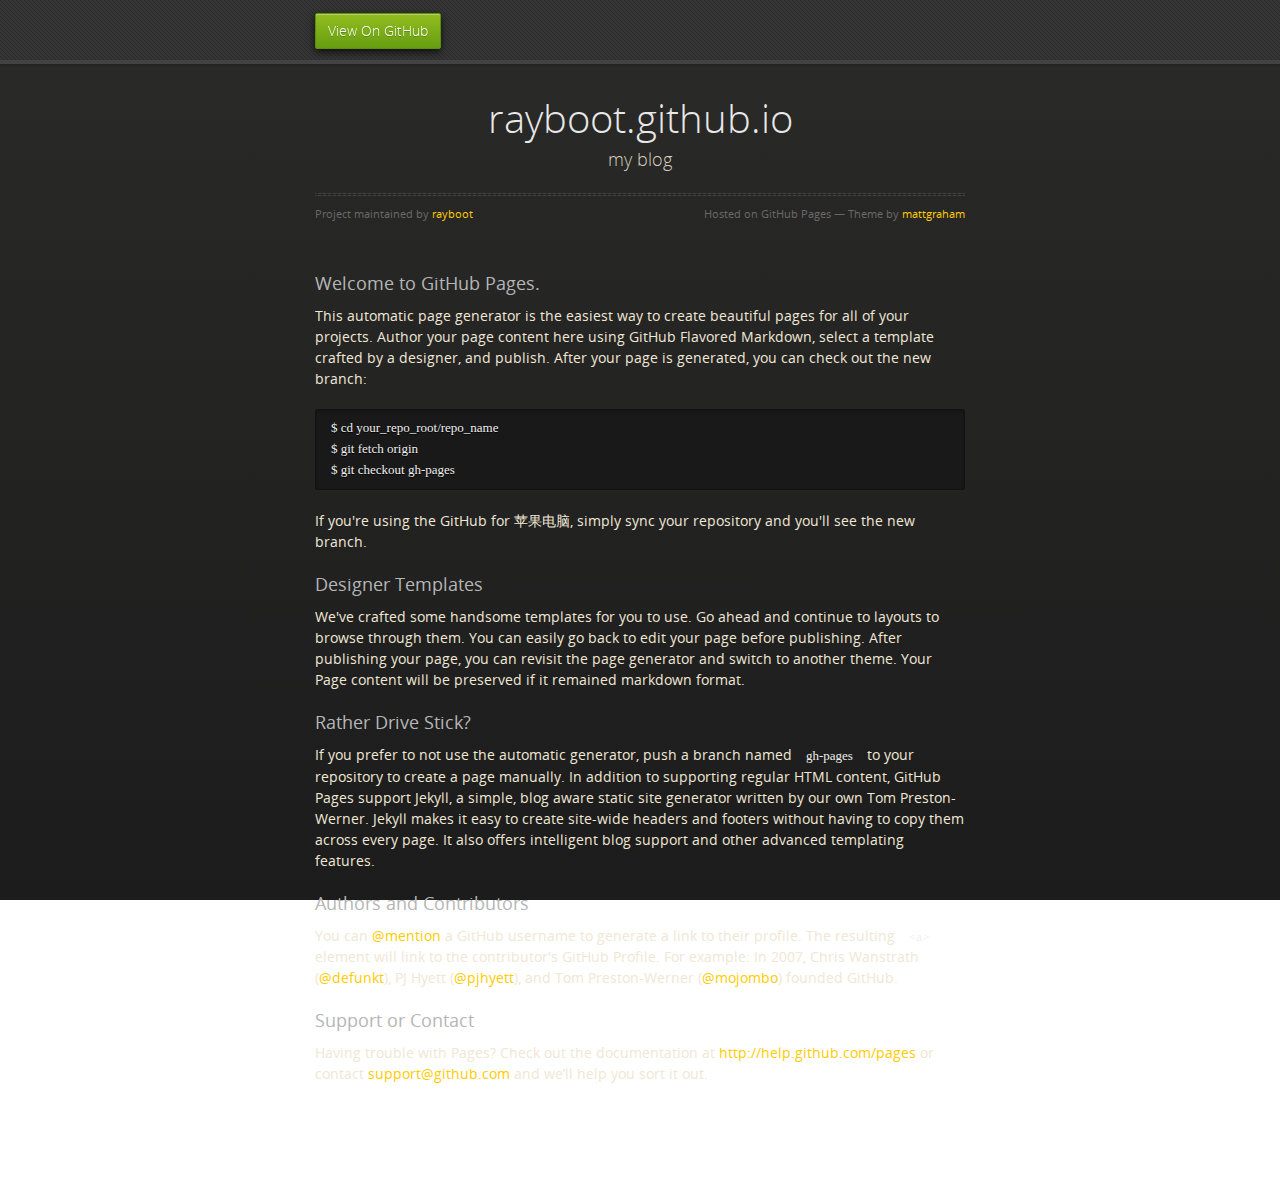
<file: index.html>
<!doctype html>
<html>
  <head>
    <meta charset="utf-8">
    <meta http-equiv="X-UA-Compatible" content="chrome=1">
    <title>rayboot.github.io by rayboot</title>
    <link rel="stylesheet" href="stylesheets/styles.css">
    <link rel="stylesheet" href="stylesheets/pygment_trac.css">
    <script src="https://ajax.googleapis.com/ajax/libs/jquery/1.7.1/jquery.min.js"></script>
    <script src="javascripts/respond.js"></script>
    <!--[if lt IE 9]>
      <script src="//html5shiv.googlecode.com/svn/trunk/html5.js"></script>
    <![endif]-->
    <!--[if lt IE 8]>
    <link rel="stylesheet" href="stylesheets/ie.css">
    <![endif]-->
    <meta name="viewport" content="width=device-width, initial-scale=1, user-scalable=no">

  </head>
  <body>
      <div id="header">
        <nav>
          <li class="fork"><a href="https://github.com/rayboot">View On GitHub</a></li>
        </nav>
      </div><!-- end header -->

    <div class="wrapper">

      <section>
        <div id="title">
          <h1>rayboot.github.io</h1>
          <p>my blog</p>
          <hr>
          <span class="credits left">Project maintained by <a href="https://github.com/rayboot">rayboot</a></span>
          <span class="credits right">Hosted on GitHub Pages &mdash; Theme by <a href="https://twitter.com/michigangraham">mattgraham</a></span>
        </div>

        <h3>
<a name="welcome-to-github-pages" class="anchor" href="#welcome-to-github-pages"><span class="octicon octicon-link"></span></a>Welcome to GitHub Pages.</h3>

<p>This automatic page generator is the easiest way to create beautiful pages for all of your projects. Author your page content here using GitHub Flavored Markdown, select a template crafted by a designer, and publish. After your page is generated, you can check out the new branch:</p>

<pre><code>$ cd your_repo_root/repo_name
$ git fetch origin
$ git checkout gh-pages
</code></pre>

<p>If you're using the GitHub for 苹果电脑, simply sync your repository and you'll see the new branch.</p>

<h3>
<a name="designer-templates" class="anchor" href="#designer-templates"><span class="octicon octicon-link"></span></a>Designer Templates</h3>

<p>We've crafted some handsome templates for you to use. Go ahead and continue to layouts to browse through them. You can easily go back to edit your page before publishing. After publishing your page, you can revisit the page generator and switch to another theme. Your Page content will be preserved if it remained markdown format.</p>

<h3>
<a name="rather-drive-stick" class="anchor" href="#rather-drive-stick"><span class="octicon octicon-link"></span></a>Rather Drive Stick?</h3>

<p>If you prefer to not use the automatic generator, push a branch named <code>gh-pages</code> to your repository to create a page manually. In addition to supporting regular HTML content, GitHub Pages support Jekyll, a simple, blog aware static site generator written by our own Tom Preston-Werner. Jekyll makes it easy to create site-wide headers and footers without having to copy them across every page. It also offers intelligent blog support and other advanced templating features.</p>

<h3>
<a name="authors-and-contributors" class="anchor" href="#authors-and-contributors"><span class="octicon octicon-link"></span></a>Authors and Contributors</h3>

<p>You can <a href="https://github.com/blog/821" class="user-mention">@mention</a> a GitHub username to generate a link to their profile. The resulting <code>&lt;a&gt;</code> element will link to the contributor's GitHub Profile. For example: In 2007, Chris Wanstrath (<a href="https://github.com/defunkt" class="user-mention">@defunkt</a>), PJ Hyett (<a href="https://github.com/pjhyett" class="user-mention">@pjhyett</a>), and Tom Preston-Werner (<a href="https://github.com/mojombo" class="user-mention">@mojombo</a>) founded GitHub.</p>

<h3>
<a name="support-or-contact" class="anchor" href="#support-or-contact"><span class="octicon octicon-link"></span></a>Support or Contact</h3>

<p>Having trouble with Pages? Check out the documentation at <a href="http://help.github.com/pages">http://help.github.com/pages</a> or contact <a href="mailto:support@github.com">support@github.com</a> and we’ll help you sort it out.</p>
      </section>

    </div>
    <!--[if !IE]><script>fixScale(document);</script><![endif]-->
    
  </body>
</html>
</file>
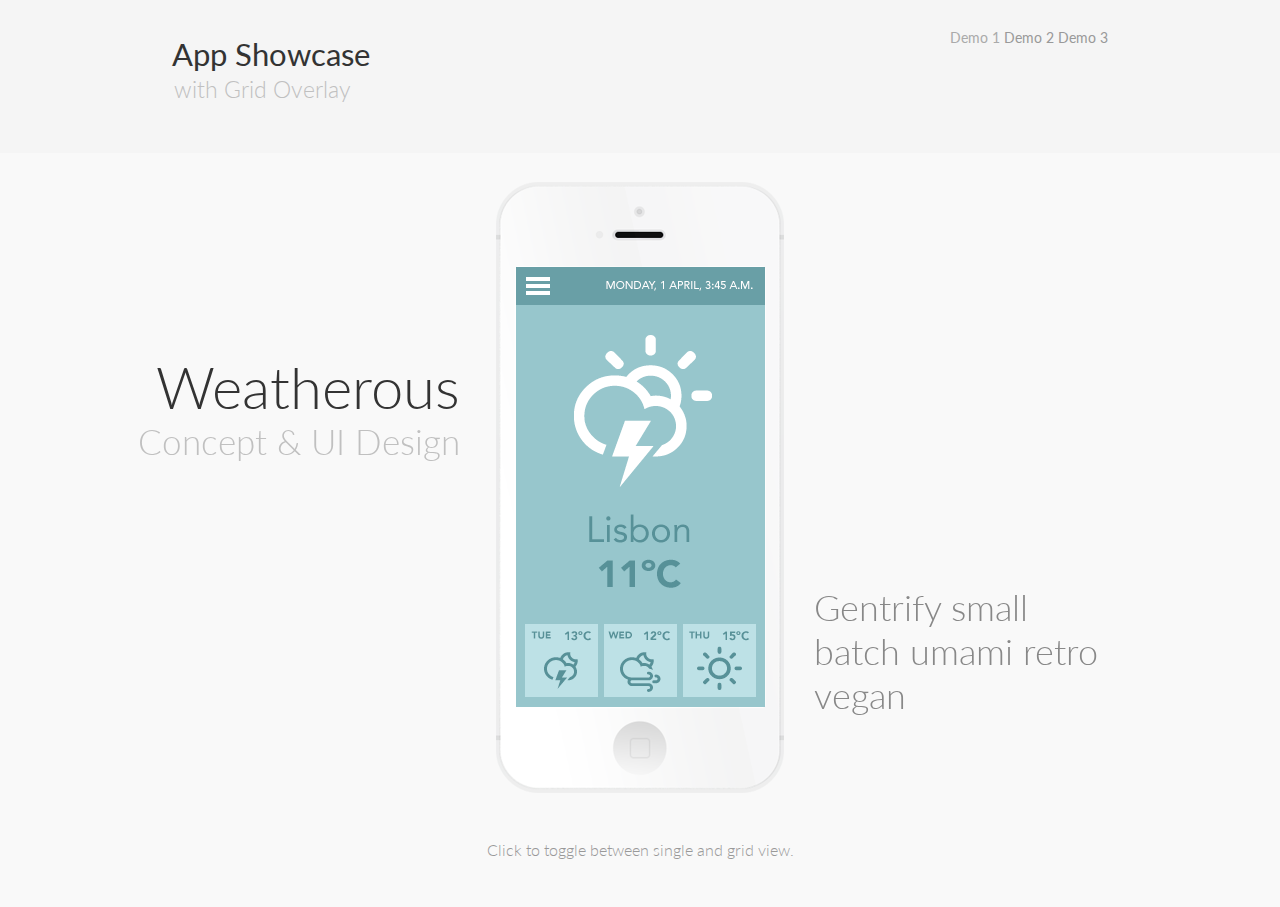
<file: AppShowcase/index.html>
<!DOCTYPE html>
<html lang="en">
	<head>
		<meta charset="UTF-8" />
		<meta http-equiv="X-UA-Compatible" content="IE=edge,chrome=1"> 
		<meta name="viewport" content="width=device-width, initial-scale=1.0"> 
		<title>App Showcase with Grid Overlay</title>
		<meta name="description" content="App Showcase with Grid Overlay" />
		<meta name="keywords" content="app, showcase, css transitions, perspective, 3d, grid, overlay, css3, jquery" />
		<meta name="author" content="Codrops" />
		<link rel="shortcut icon" href="../favicon.ico"> 
		<link rel="stylesheet" type="text/css" href="css/default.css" />
		<link rel="stylesheet" type="text/css" href="css/component.css" />
		<script src="js/modernizr.custom.js"></script>
	</head>
	<body>
		<div class="container">	
			<header class="clearfix">
				<div class="inner">
					<h1>App Showcase<span>with Grid Overlay</span></h1>
					<nav class="codrops-demos">
						<a class="current-demo" href="index.html">Demo 1</a>
						<a href="index2.html">Demo 2</a>
						<a href="index3.html">Demo 3</a>
					</nav>
				</div>
			</header>
			<div class="main">
				<div id="ac-wrapper" class="ac-wrapper">
					<h2>Weatherous <span>Concept &amp; UI Design</span></h2>
					<div class="ac-device">
						<a href="#"><img src="images/screen1.jpg"/></a>
						<h3 class="ac-title">Gentrify small batch umami retro vegan</h3>
					</div>
					<div class="ac-grid">
						<a href="#"><img src="images/screen1.jpg"/><span>Gentrify small batch umami retro vegan</span></a>
						<a href="#"><img src="images/screen2.jpg"/><span>Chambray squid semiotics</span></a>
						<a href="#"><img src="images/screen3.jpg"/><span>Fashion axe blue bottle</span></a>
						<a href="#"><img src="images/screen4.jpg"/><span>Photo booth single-origin coffee</span></a>
						<a href="#"><img src="images/screen5.jpg"/><span>Flexitarian synth keytar blog master</span></a>
						<a href="#"><img src="images/screen6.jpg"/><span>Next level retro flexitarian freegan</span></a>
						<a href="#"><img src="images/screen7.jpg"/><span>Pour-over superious meggings terry</span></a>
						<a href="#"><img src="images/screen8.jpg"/><span>Seitan william vinyl chillwave</span></a>
					</div>
				</div>	
				<p>Click to toggle between single and grid view.</p>			
			</div>
		</div><!-- /container -->
		<script src="https://ajax.googleapis.com/ajax/libs/jquery/1.9.1/jquery.min.js"></script>
		<script src="js/appshowcase.js"></script>
		<script>
			$(function() {
				AppShowcase.init();
			});
		</script>
	</body>
</html>
</file>
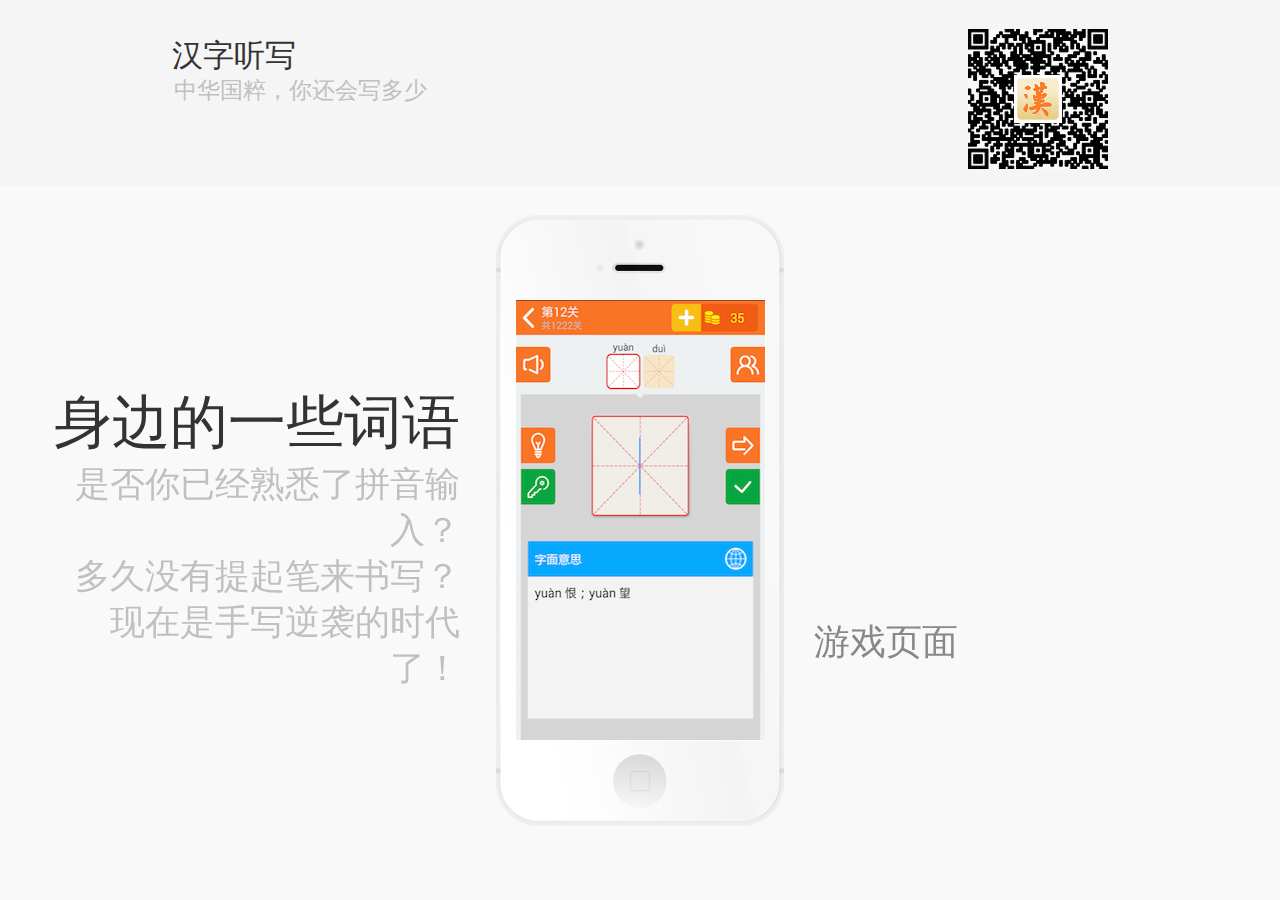
<file: AppShowcase/hanzi.html>
<!DOCTYPE html>
<html lang="en" class=" js csstransitions"><head>
		<meta charset="UTF-8">
		<meta http-equiv="X-UA-Compatible" content="IE=edge,chrome=1"> 
		<meta name="viewport" content="width=device-width, initial-scale=1.0"> 
		<title>汉字听写，中华国粹，你还会写多少？</title>
		<meta name="description" content="App Showcase with Grid Overlay">
		<meta name="keywords" content="app, showcase, css transitions, perspective, 3d, grid, overlay, css3, jquery">
		<meta name="author" content="Codrops">
		<link rel="shortcut icon" href="images/hanzi.ico"> 
		<link rel="stylesheet" type="text/css" href="css/default.css">
		<link rel="stylesheet" type="text/css" href="css/component2.css">
		<script src="js/modernizr.custom.js"></script>
	</head>
	<body>
		<div class="container">	
			
			
			<header class="clearfix">
				<div class="inner">
					<h1>汉字听写<span>中华国粹，你还会写多少</span></h1>
					<nav class="codrops-demos">
						<a href="http://apkc.mumayi.com/2014/04/17/60/600267/hanzitingxie_V3.0_mumayi_62a03.apk">
							<img src="images/erwei.png" />
						</a>
					</nav>
				</div>
			</header>
			<div class="main">
				<div id="ac-wrapper" class="ac-wrapper">
					<h2>身边的一些词语<span>是否你已经熟悉了拼音输入？</span><span>多久没有提起笔来书写？</span><span>现在是手写逆袭的时代了！</span></h2>
					<div class="ac-device">
						<a href="#"><img src="images/screen3.png"></a>
						<h3 class="ac-title"> 游戏页面</h3>
					</div>
					<div class="ac-grid">
						<a href="#"><img src="images/screen1.png"><span>加载页</span></a>
						<a href="#"><img src="images/screen2.png"><span>首页</span></a>
						<a href="#"><img src="images/screen3.png"><span>游戏页面</span></a>
						<a href="#"><img src="images/screen4.png"><span>关于感谢</span></a>
					</div>
				</div>			
			</div>
		</div><!-- /container -->
		<script src="https://ajax.googleapis.com/ajax/libs/jquery/1.9.1/jquery.min.js"></script>
		<script src="js/appshowcase.js"></script>
		<script>
			$(function() {
				AppShowcase.init();
			});
		</script>
	
</body>
</html>
</file>
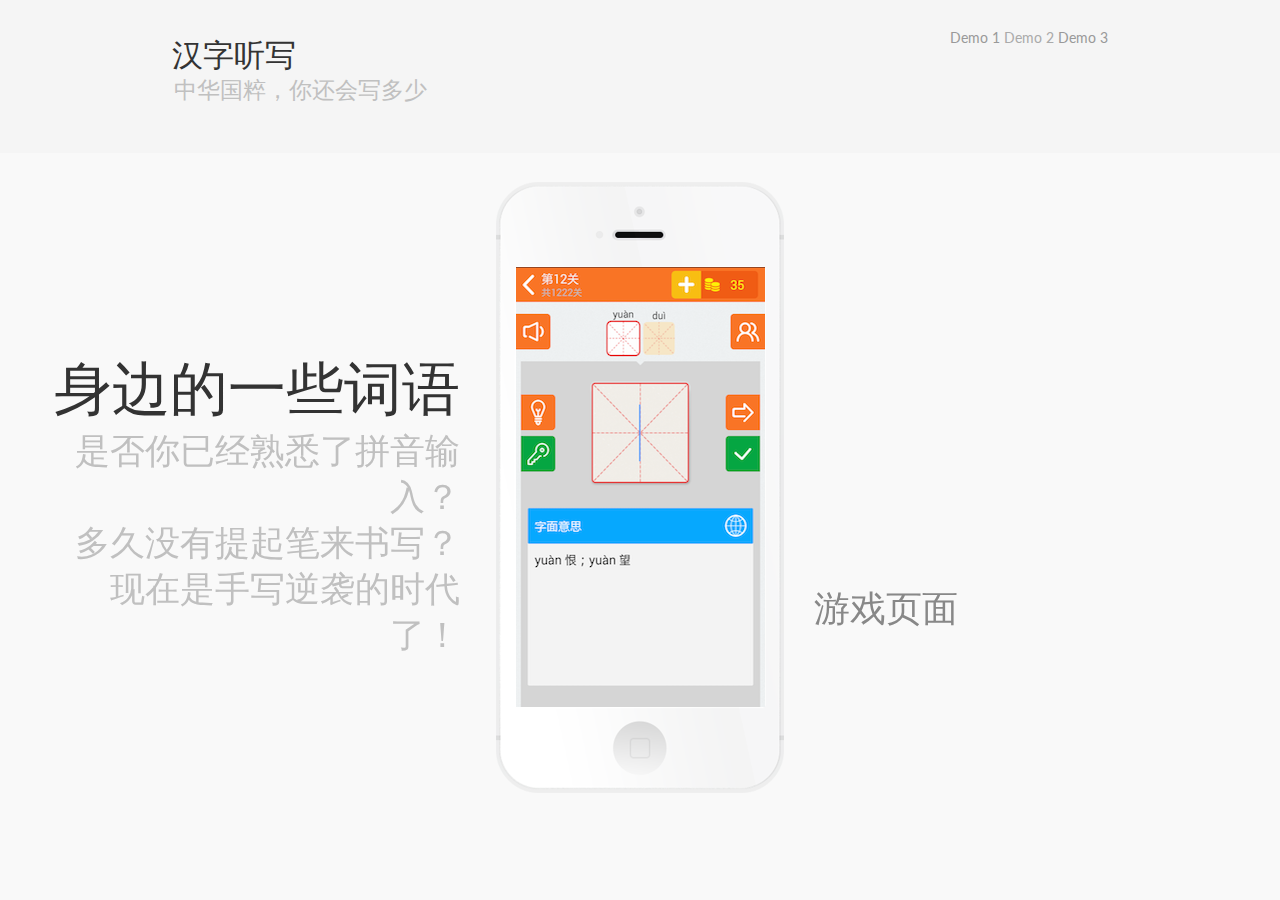
<file: AppShowcase/index2.html>
<!DOCTYPE html>
<html lang="en" class=" js csstransitions"><head>
		<meta charset="UTF-8">
		<meta http-equiv="X-UA-Compatible" content="IE=edge,chrome=1"> 
		<meta name="viewport" content="width=device-width, initial-scale=1.0"> 
		<title>App Showcase with Grid Overlay</title>
		<meta name="description" content="App Showcase with Grid Overlay">
		<meta name="keywords" content="app, showcase, css transitions, perspective, 3d, grid, overlay, css3, jquery">
		<meta name="author" content="Codrops">
		<link rel="shortcut icon" href="../favicon.ico"> 
		<link rel="stylesheet" type="text/css" href="css/default.css">
		<link rel="stylesheet" type="text/css" href="css/component2.css">
		<script src="js/modernizr.custom.js"></script>
	</head>
	<body>
		<div class="container">	
			
			
			<header class="clearfix">
				<div class="inner">
					<h1>汉字听写<span>中华国粹，你还会写多少</span></h1>
					<nav class="codrops-demos">
						<a href="index.html">Demo 1</a>
						<a class="current-demo" href="index2.html">Demo 2</a>
						<a href="index3.html">Demo 3</a>
					</nav>
				</div>
			</header>
			<div class="main">
				<div id="ac-wrapper" class="ac-wrapper">
					<h2>身边的一些词语<span>是否你已经熟悉了拼音输入？</span><span>多久没有提起笔来书写？</span><span>现在是手写逆袭的时代了！</span></h2>
					<div class="ac-device">
						<a href="#"><img src="images/screen3.png"></a>
						<h3 class="ac-title"> 游戏页面</h3>
					</div>
					<div class="ac-grid">
						<a href="#"><img src="images/screen1.png"><span>加载页</span></a>
						<a href="#"><img src="images/screen2.png"><span>首页</span></a>
						<a href="#"><img src="images/screen3.png"><span>游戏页面</span></a>
						<a href="#"><img src="images/screen4.png"><span>关于感谢</span></a>
					</div>
				</div>			
			</div>
		</div><!-- /container -->
		<script src="https://ajax.googleapis.com/ajax/libs/jquery/1.9.1/jquery.min.js"></script>
		<script src="js/appshowcase.js"></script>
		<script>
			$(function() {
				AppShowcase.init();
			});
		</script>
	
</body>
</html>
</file>
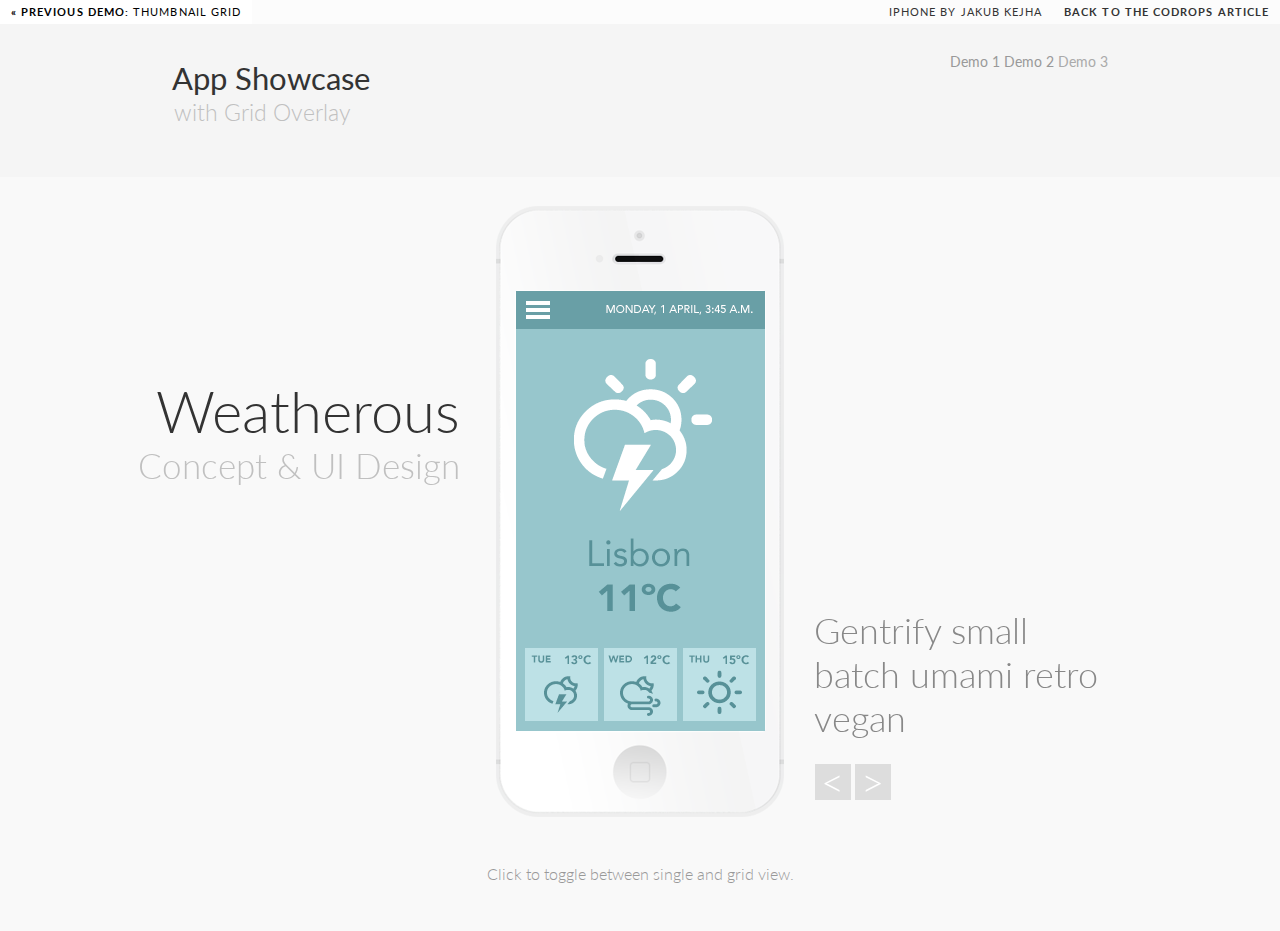
<file: AppShowcase/index3.html>
<!DOCTYPE html>
<html lang="en">
	<head>
		<meta charset="UTF-8" />
		<meta http-equiv="X-UA-Compatible" content="IE=edge,chrome=1"> 
		<meta name="viewport" content="width=device-width, initial-scale=1.0"> 
		<title>App Showcase with Grid Overlay</title>
		<meta name="description" content="App Showcase with Grid Overlay" />
		<meta name="keywords" content="app, showcase, css transitions, perspective, 3d, grid, overlay, css3, jquery" />
		<meta name="author" content="Codrops" />
		<link rel="shortcut icon" href="../favicon.ico"> 
		<link rel="stylesheet" type="text/css" href="css/default.css" />
		<link rel="stylesheet" type="text/css" href="css/component3.css" />
		<script src="js/modernizr.custom.js"></script>
	</head>
	<body>
		<div class="container">	
			<!-- Codrops top bar -->
			<div class="codrops-top clearfix">
				<a href="http://tympanus.net/Tutorials/ThumbnailGridExpandingPreview/"><strong>&laquo; Previous Demo: </strong>Thumbnail Grid</a>
				<span class="right">
					<a href="http://dribbble.com/shots/990850-Minimal-iPhone-5-PSD-Free-Template-Updated">iPhone by Jakub Kejha</a>
					<a href="http://tympanus.net/codrops/?p=14621"><strong>Back to the Codrops Article</strong></a></span>
			</div><!--/ Codrops top bar -->
			<header class="clearfix">
				<div class="inner">
					<h1>App Showcase<span>with Grid Overlay</span></h1>
					<nav class="codrops-demos">
						<a href="index.html">Demo 1</a>
						<a href="index2.html">Demo 2</a>
						<a class="current-demo" href="index3.html">Demo 3</a>
					</nav>
				</div>
			</header>
			<div class="main">
				<div id="ac-wrapper" class="ac-wrapper">
					<h2>Weatherous <span>Concept &amp; UI Design</span></h2>
					<div class="ac-device">
						<a href="#"><img src="images/screen1.jpg"/></a>
						<h3 class="ac-title">Gentrify small batch umami retro vegan</h3>
						<nav>
							<span>&lt;</span>
							<span>&gt;</span>
						</nav>
					</div>
					<div class="ac-grid">
						<a href="#"><img src="images/screen1.jpg"/><span>Gentrify small batch umami retro vegan</span></a>
						<a href="#"><img src="images/screen2.jpg"/><span>Chambray squid semiotics</span></a>
						<a href="#"><img src="images/screen3.jpg"/><span>Fashion axe blue bottle</span></a>
						<a href="#"><img src="images/screen4.jpg"/><span>Photo booth single-origin coffee</span></a>
						<a href="#"><img src="images/screen5.jpg"/><span>Flexitarian synth keytar blog master</span></a>
						<a href="#"><img src="images/screen6.jpg"/><span>Next level retro flexitarian freegan</span></a>
						<a href="#"><img src="images/screen7.jpg"/><span>Pour-over superious meggings terry</span></a>
						<a href="#"><img src="images/screen8.jpg"/><span>Seitan william vinyl chillwave</span></a>
					</div>
				</div>	
				<p>Click to toggle between single and grid view.</p>			
			</div>
		</div><!-- /container -->
		<script src="https://ajax.googleapis.com/ajax/libs/jquery/1.9.1/jquery.min.js"></script>
		<script src="js/appshowcase_3.js"></script>
		<script>
			$(function() {
				AppShowcase.init();
			});
		</script>
	</body>
</html>
</file>
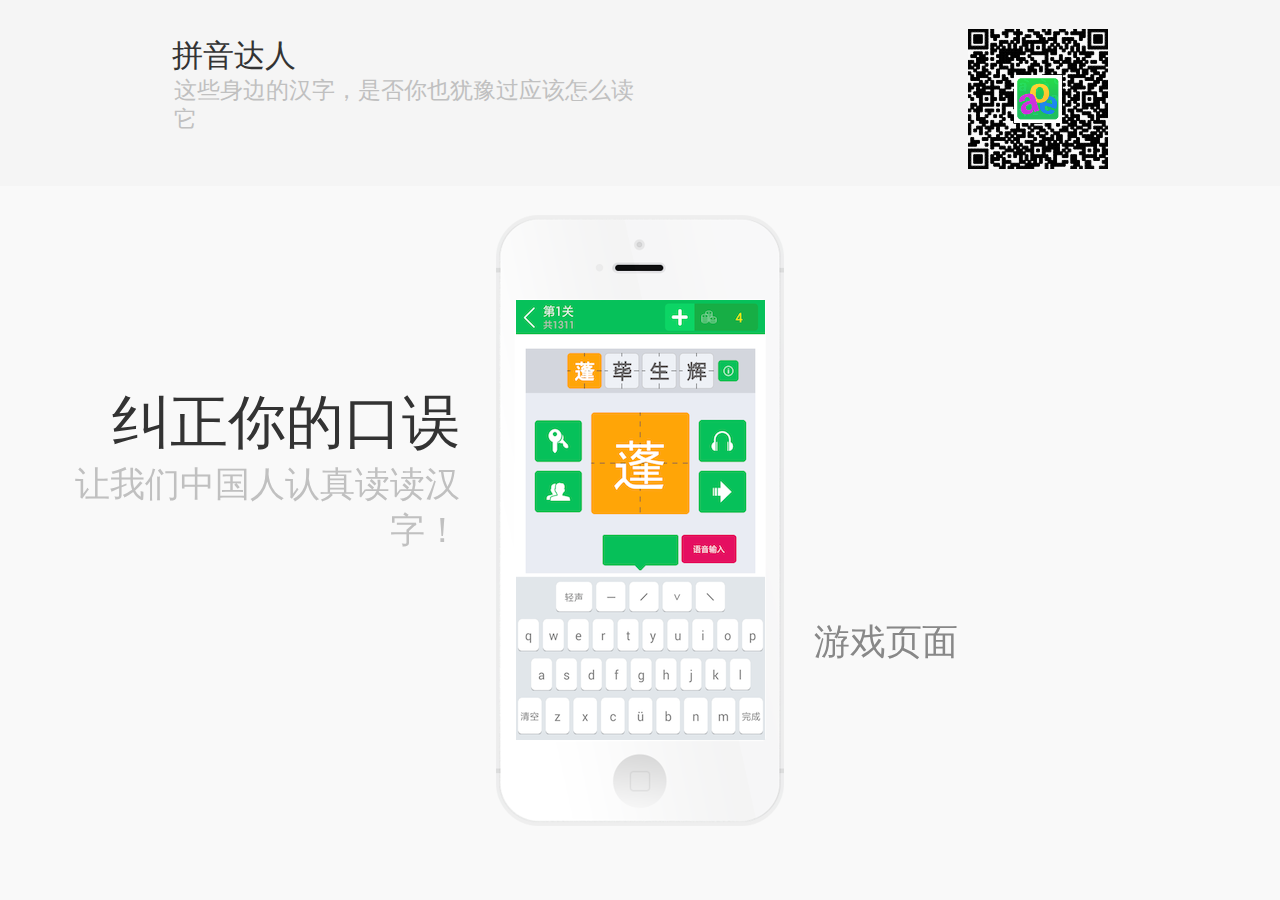
<file: AppShowcase/pinyin.html>
<!DOCTYPE html>
<html lang="en" class=" js csstransitions"><head>
		<meta charset="UTF-8">
		<meta http-equiv="X-UA-Compatible" content="IE=edge,chrome=1"> 
		<meta name="viewport" content="width=device-width, initial-scale=1.0"> 
		<title>拼音达人</title>
		<meta name="description" content="App Showcase with Grid Overlay">
		<meta name="keywords" content="app, showcase, css transitions, perspective, 3d, grid, overlay, css3, jquery">
		<meta name="author" content="Codrops">
		<link rel="shortcut icon" href="images/pinyin.ico"> 
		<link rel="stylesheet" type="text/css" href="css/default.css">
		<link rel="stylesheet" type="text/css" href="css/component2.css">
		<script src="js/modernizr.custom.js"></script>
	</head>
	<body>
		<div class="container">	
			
			
			<header class="clearfix">
				<div class="inner">
					<h1>拼音达人<span>这些身边的汉字，是否你也犹豫过应该怎么读它</span></h1>
					<nav class="codrops-demos">
						<a href="http://apka.mumayi.com/2014/04/17/60/600312/pinyindaren_V2.9_mumayi_bd985.apk">
							<img src="images/erwei2.png" />
						</a>
					</nav>
				</div>
			</header>
			<div class="main">
				<div id="ac-wrapper" class="ac-wrapper">
					<h2>纠正你的口误<span></span><span>让我们中国人认真读读汉字！</span></h2>
					<div class="ac-device">
						<a href="#"><img src="images/screen6.png"></a>
						<h3 class="ac-title"> 游戏页面</h3>
					</div>
					<div class="ac-grid">
						<a href="#"><img src="images/screen5.png"><span>首页</span></a>
						<a href="#"><img src="images/screen6.png"><span>游戏页面</span></a>
						<a href="#"><img src="images/screen7.png"><span>历史数据</span></a>
						<a href="#"><img src="images/screen8.png"><span>关于感谢</span></a>
					</div>
				</div>			
			</div>
		</div><!-- /container -->
		<script src="https://ajax.googleapis.com/ajax/libs/jquery/1.9.1/jquery.min.js"></script>
		<script src="js/appshowcase.js"></script>
		<script>
			$(function() {
				AppShowcase.init();
			});
		</script>
	
</body>
</html>
</file>
<file: stylesheets/styles.css>
@font-face {
  font-family: 'OpenSansLight';
  src: url("../fonts/OpenSans-Light-webfont.eot");
  src: url("../fonts/OpenSans-Light-webfont.eot?#iefix") format("embedded-opentype"), url("../fonts/OpenSans-Light-webfont.woff") format("woff"), url("../fonts/OpenSans-Light-webfont.ttf") format("truetype"), url("../fonts/OpenSans-Light-webfont.svg#OpenSansLight") format("svg");
  font-weight: normal;
  font-style: normal;
}

@font-face {
  font-family: 'OpenSansLightItalic';
  src: url("../fonts/OpenSans-LightItalic-webfont.eot");
  src: url("../fonts/OpenSans-LightItalic-webfont.eot?#iefix") format("embedded-opentype"), url("../fonts/OpenSans-LightItalic-webfont.woff") format("woff"), url("../fonts/OpenSans-LightItalic-webfont.ttf") format("truetype"), url("../fonts/OpenSans-LightItalic-webfont.svg#OpenSansLightItalic") format("svg");
  font-weight: normal;
  font-style: normal;
}

@font-face {
  font-family: 'OpenSansRegular';
  src: url("../fonts/OpenSans-Regular-webfont.eot");
  src: url("../fonts/OpenSans-Regular-webfont.eot?#iefix") format("embedded-opentype"), url("../fonts/OpenSans-Regular-webfont.woff") format("woff"), url("../fonts/OpenSans-Regular-webfont.ttf") format("truetype"), url("../fonts/OpenSans-Regular-webfont.svg#OpenSansRegular") format("svg");
  font-weight: normal;
  font-style: normal;
  -webkit-font-smoothing: antialiased;
}

@font-face {
  font-family: 'OpenSansItalic';
  src: url("../fonts/OpenSans-Italic-webfont.eot");
  src: url("../fonts/OpenSans-Italic-webfont.eot?#iefix") format("embedded-opentype"), url("../fonts/OpenSans-Italic-webfont.woff") format("woff"), url("../fonts/OpenSans-Italic-webfont.ttf") format("truetype"), url("../fonts/OpenSans-Italic-webfont.svg#OpenSansItalic") format("svg");
  font-weight: normal;
  font-style: normal;
  -webkit-font-smoothing: antialiased;
}

@font-face {
  font-family: 'OpenSansSemibold';
  src: url("../fonts/OpenSans-Semibold-webfont.eot");
  src: url("../fonts/OpenSans-Semibold-webfont.eot?#iefix") format("embedded-opentype"), url("../fonts/OpenSans-Semibold-webfont.woff") format("woff"), url("../fonts/OpenSans-Semibold-webfont.ttf") format("truetype"), url("../fonts/OpenSans-Semibold-webfont.svg#OpenSansSemibold") format("svg");
  font-weight: normal;
  font-style: normal;
  -webkit-font-smoothing: antialiased;
}

@font-face {
  font-family: 'OpenSansSemiboldItalic';
  src: url("../fonts/OpenSans-SemiboldItalic-webfont.eot");
  src: url("../fonts/OpenSans-SemiboldItalic-webfont.eot?#iefix") format("embedded-opentype"), url("../fonts/OpenSans-SemiboldItalic-webfont.woff") format("woff"), url("../fonts/OpenSans-SemiboldItalic-webfont.ttf") format("truetype"), url("../fonts/OpenSans-SemiboldItalic-webfont.svg#OpenSansSemiboldItalic") format("svg");
  font-weight: normal;
  font-style: normal;
  -webkit-font-smoothing: antialiased;
}

@font-face {
  font-family: 'OpenSansBold';
  src: url("../fonts/OpenSans-Bold-webfont.eot");
  src: url("../fonts/OpenSans-Bold-webfont.eot?#iefix") format("embedded-opentype"), url("../fonts/OpenSans-Bold-webfont.woff") format("woff"), url("../fonts/OpenSans-Bold-webfont.ttf") format("truetype"), url("../fonts/OpenSans-Bold-webfont.svg#OpenSansBold") format("svg");
  font-weight: normal;
  font-style: normal;
  -webkit-font-smoothing: antialiased;
}

@font-face {
  font-family: 'OpenSansBoldItalic';
  src: url("../fonts/OpenSans-BoldItalic-webfont.eot");
  src: url("../fonts/OpenSans-BoldItalic-webfont.eot?#iefix") format("embedded-opentype"), url("../fonts/OpenSans-BoldItalic-webfont.woff") format("woff"), url("../fonts/OpenSans-BoldItalic-webfont.ttf") format("truetype"), url("../fonts/OpenSans-BoldItalic-webfont.svg#OpenSansBoldItalic") format("svg");
  font-weight: normal;
  font-style: normal;
  -webkit-font-smoothing: antialiased;
}

/* normalize.css 2012-02-07T12:37 UTC - http://github.com/necolas/normalize.css */
/* =============================================================================
   HTML5 display definitions
   ========================================================================== */
/*
 * Corrects block display not defined in IE6/7/8/9 & FF3
 */
article,
aside,
details,
figcaption,
figure,
footer,
header,
hgroup,
nav,
section,
summary {
  display: block;
}

/*
 * Corrects inline-block display not defined in IE6/7/8/9 & FF3
 */
audio,
canvas,
video {
  display: inline-block;
  *display: inline;
  *zoom: 1;
}

/*
 * Prevents modern browsers from displaying 'audio' without controls
 */
audio:not([controls]) {
  display: none;
}

/*
 * Addresses styling for 'hidden' attribute not present in IE7/8/9, FF3, S4
 * Known issue: no IE6 support
 */
[hidden] {
  display: none;
}

/* =============================================================================
   Base
   ========================================================================== */
/*
 * 1. Corrects text resizing oddly in IE6/7 when body font-size is set using em units
 *    http://clagnut.com/blog/348/#c790
 * 2. Prevents iOS text size adjust after orientation change, without disabling user zoom
 *    www.456bereastreet.com/archive/201012/controlling_text_size_in_safari_for_ios_without_disabling_user_zoom/
 */
html {
  font-size: 100%;
  /* 1 */
  -webkit-text-size-adjust: 100%;
  /* 2 */
  -ms-text-size-adjust: 100%;
  /* 2 */
}

/*
 * Addresses font-family inconsistency between 'textarea' and other form elements.
 */
html,
button,
input,
select,
textarea {
  font-family: sans-serif;
}

/*
 * Addresses margins handled incorrectly in IE6/7
 */
body {
  margin: 0;
}

/* =============================================================================
   Links
   ========================================================================== */
/*
 * Addresses outline displayed oddly in Chrome
 */
a:focus {
  outline: thin dotted;
}

/*
 * Improves readability when focused and also mouse hovered in all browsers
 * people.opera.com/patrickl/experiments/keyboard/test
 */
a:hover,
a:active {
  outline: 0;
}

/* =============================================================================
   Typography
   ========================================================================== */
/*
 * Addresses font sizes and margins set differently in IE6/7
 * Addresses font sizes within 'section' and 'article' in FF4+, Chrome, S5
 */
h1 {
  font-size: 2em;
  margin: 0.67em 0;
}

h2 {
  font-size: 1.5em;
  margin: 0.83em 0;
}

h3 {
  font-size: 1.17em;
  margin: 1em 0;
}

h4 {
  font-size: 1em;
  margin: 1.33em 0;
}

h5 {
  font-size: 0.83em;
  margin: 1.67em 0;
}

h6 {
  font-size: 0.75em;
  margin: 2.33em 0;
}

/*
 * Addresses styling not present in IE7/8/9, S5, Chrome
 */
abbr[title] {
  border-bottom: 1px dotted;
}

/*
 * Addresses style set to 'bolder' in FF3+, S4/5, Chrome
*/
b,
strong {
  font-weight: bold;
}

blockquote {
  margin: 1em 40px;
}

/*
 * Addresses styling not present in S5, Chrome
 */
dfn {
  font-style: italic;
}

/*
 * Addresses styling not present in IE6/7/8/9
 */
mark {
  background: #ff0;
  color: #000;
}

/*
 * Addresses margins set differently in IE6/7
 */
p,
pre {
  margin: 1em 0;
}

/*
 * Corrects font family set oddly in IE6, S4/5, Chrome
 * en.wikipedia.org/wiki/User:Davidgothberg/Test59
 */
pre,
code,
kbd,
samp {
  font-family: monospace, serif;
  _font-family: 'courier new', monospace;
  font-size: 1em;
}

/*
 * 1. Addresses CSS quotes not supported in IE6/7
 * 2. Addresses quote property not supported in S4
 */
/* 1 */
q {
  quotes: none;
}

/* 2 */
q:before,
q:after {
  content: '';
  content: none;
}

small {
  font-size: 75%;
}

/*
 * Prevents sub and sup affecting line-height in all browsers
 * gist.github.com/413930
 */
sub,
sup {
  font-size: 75%;
  line-height: 0;
  position: relative;
  vertical-align: baseline;
}

sup {
  top: -0.5em;
}

sub {
  bottom: -0.25em;
}

/* =============================================================================
   Lists
   ========================================================================== */
/*
 * Addresses margins set differently in IE6/7
 */
dl,
menu,
ol,
ul {
  margin: 1em 0;
}

dd {
  margin: 0 0 0 40px;
}

/*
 * Addresses paddings set differently in IE6/7
 */
menu,
ol,
ul {
  padding: 0 0 0 40px;
}

/*
 * Corrects list images handled incorrectly in IE7
 */
nav ul,
nav ol {
  list-style: none;
  list-style-image: none;
}

/* =============================================================================
   Embedded content
   ========================================================================== */
/*
 * 1. Removes border when inside 'a' element in IE6/7/8/9, FF3
 * 2. Improves image quality when scaled in IE7
 *    code.flickr.com/blog/2008/11/12/on-ui-quality-the-little-things-client-side-image-resizing/
 */
img {
  border: 0;
  /* 1 */
  -ms-interpolation-mode: bicubic;
  /* 2 */
}

/*
 * Corrects overflow displayed oddly in IE9
 */
svg:not(:root) {
  overflow: hidden;
}

/* =============================================================================
   Figures
   ========================================================================== */
/*
 * Addresses margin not present in IE6/7/8/9, S5, O11
 */
figure {
  margin: 0;
}

/* =============================================================================
   Forms
   ========================================================================== */
/*
 * Corrects margin displayed oddly in IE6/7
 */
form {
  margin: 0;
}

/*
 * Define consistent border, margin, and padding
 */
fieldset {
  border: 1px solid #c0c0c0;
  margin: 0 2px;
  padding: 0.35em 0.625em 0.75em;
}

/*
 * 1. Corrects color not being inherited in IE6/7/8/9
 * 2. Corrects text not wrapping in FF3 
 * 3. Corrects alignment displayed oddly in IE6/7
 */
legend {
  border: 0;
  /* 1 */
  padding: 0;
  white-space: normal;
  /* 2 */
  *margin-left: -7px;
  /* 3 */
}

/*
 * 1. Corrects font size not being inherited in all browsers
 * 2. Addresses margins set differently in IE6/7, FF3+, S5, Chrome
 * 3. Improves appearance and consistency in all browsers
 */
button,
input,
select,
textarea {
  font-size: 100%;
  /* 1 */
  margin: 0;
  /* 2 */
  vertical-align: baseline;
  /* 3 */
  *vertical-align: middle;
  /* 3 */
}

/*
 * Addresses FF3/4 setting line-height on 'input' using !important in the UA stylesheet
 */
button,
input {
  line-height: normal;
  /* 1 */
}

/*
 * 1. Improves usability and consistency of cursor style between image-type 'input' and others
 * 2. Corrects inability to style clickable 'input' types in iOS
 * 3. Removes inner spacing in IE7 without affecting normal text inputs
 *    Known issue: inner spacing remains in IE6
 */
button,
input[type="button"],
input[type="reset"],
input[type="submit"] {
  cursor: pointer;
  /* 1 */
  -webkit-appearance: button;
  /* 2 */
  *overflow: visible;
  /* 3 */
}

/*
 * Re-set default cursor for disabled elements
 */
button[disabled],
input[disabled] {
  cursor: default;
}

/*
 * 1. Addresses box sizing set to content-box in IE8/9
 * 2. Removes excess padding in IE8/9
 * 3. Removes excess padding in IE7
      Known issue: excess padding remains in IE6
 */
input[type="checkbox"],
input[type="radio"] {
  box-sizing: border-box;
  /* 1 */
  padding: 0;
  /* 2 */
  *height: 13px;
  /* 3 */
  *width: 13px;
  /* 3 */
}

/*
 * 1. Addresses appearance set to searchfield in S5, Chrome
 * 2. Addresses box-sizing set to border-box in S5, Chrome (include -moz to future-proof)
 */
input[type="search"] {
  -webkit-appearance: textfield;
  /* 1 */
  -moz-box-sizing: content-box;
  -webkit-box-sizing: content-box;
  /* 2 */
  box-sizing: content-box;
}

/*
 * Removes inner padding and search cancel button in S5, Chrome on OS X
 */
input[type="search"]::-webkit-search-decoration,
input[type="search"]::-webkit-search-cancel-button {
  -webkit-appearance: none;
}

/*
 * Removes inner padding and border in FF3+
 * www.sitepen.com/blog/2008/05/14/the-devils-in-the-details-fixing-dojos-toolbar-buttons/
 */
button::-moz-focus-inner,
input::-moz-focus-inner {
  border: 0;
  padding: 0;
}

/*
 * 1. Removes default vertical scrollbar in IE6/7/8/9
 * 2. Improves readability and alignment in all browsers
 */
textarea {
  overflow: auto;
  /* 1 */
  vertical-align: top;
  /* 2 */
}

/* =============================================================================
   Tables
   ========================================================================== */
/*
 * Remove most spacing between table cells
 */
table {
  border-collapse: collapse;
  border-spacing: 0;
}

body {
  padding: 0px 0 20px 0px;
  margin: 0px;
  font: 14px/1.5 "OpenSansRegular", "Helvetica Neue", Helvetica, Arial, sans-serif;
  color: #f0e7d5;
  font-weight: normal;
  background: #252525;
  background-attachment: fixed !important;
  background: -webkit-gradient(linear, 50% 0%, 50% 100%, color-stop(0%, #2a2a29), color-stop(100%, #1c1c1c));
  background: -webkit-linear-gradient(#2a2a29, #1c1c1c);
  background: -moz-linear-gradient(#2a2a29, #1c1c1c);
  background: -o-linear-gradient(#2a2a29, #1c1c1c);
  background: -ms-linear-gradient(#2a2a29, #1c1c1c);
  background: linear-gradient(#2a2a29, #1c1c1c);
}

h1, h2, h3, h4, h5, h6 {
  color: #e8e8e8;
  margin: 0 0 10px;
  font-family: 'OpenSansRegular', "Helvetica Neue", Helvetica, Arial, sans-serif;
  font-weight: normal;
}

p, ul, ol, table, pre, dl {
  margin: 0 0 20px;
}

h1, h2, h3 {
  line-height: 1.1;
}

h1 {
  font-size: 28px;
}

h2 {
  font-size: 24px;
}

h4, h5, h6 {
  color: #e8e8e8;
}

h3 {
  font-size: 18px;
  line-height: 24px;
  font-family: 'OpenSansRegular', "Helvetica Neue", Helvetica, Arial, sans-serif !important;
  font-weight: normal;
  color: #b6b6b6;
}

a {
  color: #ffcc00;
  font-weight: 400;
  text-decoration: none;
}
a:hover {
  color: #ffeb9b;
}

a small {
  font-size: 11px;
  color: #666;
  margin-top: -0.6em;
  display: block;
}

ul {
  list-style-image: url("../images/bullet.png");
}

strong {
  font-family: 'OpenSansBold', "Helvetica Neue", Helvetica, Arial, sans-serif !important;
  font-weight: normal;
}

.wrapper {
  max-width: 650px;
  margin: 0 auto;
  position: relative;
  padding: 0 20px;
}

section img {
  max-width: 100%;
}

blockquote {
  border-left: 3px solid #ffcc00;
  margin: 0;
  padding: 0 0 0 20px;
  font-style: italic;
}

code {
  font-family: "Lucida Sans", Monaco, Bitstream Vera Sans Mono, Lucida Console, Terminal;
  color: #efefef;
  font-size: 13px;
  margin: 0 4px;
  padding: 4px 6px;
  -moz-border-radius: 2px;
  -webkit-border-radius: 2px;
  -o-border-radius: 2px;
  -ms-border-radius: 2px;
  -khtml-border-radius: 2px;
  border-radius: 2px;
}

pre {
  padding: 8px 15px;
  background: #191919;
  -moz-border-radius: 2px;
  -webkit-border-radius: 2px;
  -o-border-radius: 2px;
  -ms-border-radius: 2px;
  -khtml-border-radius: 2px;
  border-radius: 2px;
  border: 1px solid #121212;
  -moz-box-shadow: inset 0 1px 3px rgba(0, 0, 0, 0.3);
  -webkit-box-shadow: inset 0 1px 3px rgba(0, 0, 0, 0.3);
  -o-box-shadow: inset 0 1px 3px rgba(0, 0, 0, 0.3);
  box-shadow: inset 0 1px 3px rgba(0, 0, 0, 0.3);
  overflow: auto;
  overflow-y: hidden;
}
pre code {
  color: #efefef;
  text-shadow: 0px 1px 0px #000;
  margin: 0;
  padding: 0;
}

table {
  width: 100%;
  border-collapse: collapse;
}

th {
  text-align: left;
  padding: 5px 10px;
  border-bottom: 1px solid #434343;
  color: #b6b6b6;
  font-family: 'OpenSansSemibold', "Helvetica Neue", Helvetica, Arial, sans-serif !important;
  font-weight: normal;
}

td {
  text-align: left;
  padding: 5px 10px;
  border-bottom: 1px solid #434343;
}

hr {
  border: 0;
  outline: none;
  height: 3px;
  background: transparent url("../images/hr.gif") center center repeat-x;
  margin: 0 0 20px;
}

dt {
  color: #F0E7D5;
  font-family: 'OpenSansSemibold', "Helvetica Neue", Helvetica, Arial, sans-serif !important;
  font-weight: normal;
}

#header {
  z-index: 100;
  left: 0;
  top: 0px;
  height: 60px;
  width: 100%;
  position: fixed;
  background: url(../images/nav-bg.gif) #353535;
  border-bottom: 4px solid #434343;
  -moz-box-shadow: 0px 1px 3px rgba(0, 0, 0, 0.25);
  -webkit-box-shadow: 0px 1px 3px rgba(0, 0, 0, 0.25);
  -o-box-shadow: 0px 1px 3px rgba(0, 0, 0, 0.25);
  box-shadow: 0px 1px 3px rgba(0, 0, 0, 0.25);
}
#header nav {
  max-width: 650px;
  margin: 0 auto;
  padding: 0 10px;
  background: blue;
  margin: 6px auto;
}
#header nav li {
  font-family: 'OpenSansLight', "Helvetica Neue", Helvetica, Arial, sans-serif;
  font-weight: normal;
  list-style: none;
  display: inline;
  color: white;
  line-height: 50px;
  text-shadow: 0px 1px 0px rgba(0, 0, 0, 0.2);
  font-size: 14px;
}
#header nav li a {
  color: white;
  border: 1px solid #5d910b;
  background: -webkit-gradient(linear, 50% 0%, 50% 100%, color-stop(0%, #93bd20), color-stop(100%, #659e10));
  background: -webkit-linear-gradient(#93bd20, #659e10);
  background: -moz-linear-gradient(#93bd20, #659e10);
  background: -o-linear-gradient(#93bd20, #659e10);
  background: -ms-linear-gradient(#93bd20, #659e10);
  background: linear-gradient(#93bd20, #659e10);
  -moz-border-radius: 2px;
  -webkit-border-radius: 2px;
  -o-border-radius: 2px;
  -ms-border-radius: 2px;
  -khtml-border-radius: 2px;
  border-radius: 2px;
  -moz-box-shadow: inset 0px 1px 0px rgba(255, 255, 255, 0.3), 0px 3px 7px rgba(0, 0, 0, 0.7);
  -webkit-box-shadow: inset 0px 1px 0px rgba(255, 255, 255, 0.3), 0px 3px 7px rgba(0, 0, 0, 0.7);
  -o-box-shadow: inset 0px 1px 0px rgba(255, 255, 255, 0.3), 0px 3px 7px rgba(0, 0, 0, 0.7);
  box-shadow: inset 0px 1px 0px rgba(255, 255, 255, 0.3), 0px 3px 7px rgba(0, 0, 0, 0.7);
  background-color: #93bd20;
  padding: 10px 12px;
  margin-top: 6px;
  line-height: 14px;
  font-size: 14px;
  display: inline-block;
  text-align: center;
}
#header nav li a:hover {
  background: -webkit-gradient(linear, 50% 0%, 50% 100%, color-stop(0%, #749619), color-stop(100%, #527f0e));
  background: -webkit-linear-gradient(#749619, #527f0e);
  background: -moz-linear-gradient(#749619, #527f0e);
  background: -o-linear-gradient(#749619, #527f0e);
  background: -ms-linear-gradient(#749619, #527f0e);
  background: linear-gradient(#749619, #527f0e);
  background-color: #659e10;
  border: 1px solid #527f0e;
  -moz-box-shadow: inset 0px 1px 1px rgba(0, 0, 0, 0.2), 0px 1px 0px rgba(0, 0, 0, 0);
  -webkit-box-shadow: inset 0px 1px 1px rgba(0, 0, 0, 0.2), 0px 1px 0px rgba(0, 0, 0, 0);
  -o-box-shadow: inset 0px 1px 1px rgba(0, 0, 0, 0.2), 0px 1px 0px rgba(0, 0, 0, 0);
  box-shadow: inset 0px 1px 1px rgba(0, 0, 0, 0.2), 0px 1px 0px rgba(0, 0, 0, 0);
}
#header nav li.fork {
  float: left;
  margin-left: 0px;
}
#header nav li.downloads {
  float: right;
  margin-left: 6px;
}
#header nav li.title {
  float: right;
  margin-right: 10px;
  font-size: 11px;
}

section {
  max-width: 650px;
  padding: 30px 0px 50px 0px;
  margin: 20px 0;
  margin-top: 70px;
}
section #title {
  border: 0;
  outline: none;
  margin: 0 0 50px 0;
  padding: 0 0 5px 0;
}
section #title h1 {
  font-family: 'OpenSansLight', "Helvetica Neue", Helvetica, Arial, sans-serif;
  font-weight: normal;
  font-size: 40px;
  text-align: center;
  line-height: 36px;
}
section #title p {
  color: #d7cfbe;
  font-family: 'OpenSansLight', "Helvetica Neue", Helvetica, Arial, sans-serif;
  font-weight: normal;
  font-size: 18px;
  text-align: center;
}
section #title .credits {
  font-size: 11px;
  font-family: 'OpenSansRegular', "Helvetica Neue", Helvetica, Arial, sans-serif;
  font-weight: normal;
  color: #696969;
  margin-top: -10px;
}
section #title .credits.left {
  float: left;
}
section #title .credits.right {
  float: right;
}

@media print, screen and (max-width: 720px) {
  #title .credits {
    display: block;
    width: 100%;
    line-height: 30px;
    text-align: center;
  }
  #title .credits .left {
    float: none;
    display: block;
  }
  #title .credits .right {
    float: none;
    display: block;
  }
}
@media print, screen and (max-width: 480px) {
  #header {
    margin-top: -20px;
  }

  section {
    margin-top: 40px;
  }

  nav {
    display: none;
  }
}
</file>
<file: stylesheets/pygment_trac.css>
.highlight .hll { background-color: #404040 }
.highlight  { color: #d0d0d0 }
.highlight .c { color: #999999; font-style: italic } /* Comment */
.highlight .err { color: #a61717; background-color: #e3d2d2 } /* Error */
.highlight .g { color: #d0d0d0 } /* Generic */
.highlight .k { color: #6ab825; font-weight: normal } /* Keyword */
.highlight .l { color: #d0d0d0 } /* Literal */
.highlight .n { color: #d0d0d0 } /* Name */
.highlight .o { color: #d0d0d0 } /* Operator */
.highlight .x { color: #d0d0d0 } /* Other */
.highlight .p { color: #d0d0d0 } /* Punctuation */
.highlight .cm { color: #999999; font-style: italic } /* Comment.Multiline */
.highlight .cp { color: #cd2828; font-weight: normal } /* Comment.Preproc */
.highlight .c1 { color: #999999; font-style: italic } /* Comment.Single */
.highlight .cs { color: #e50808; font-weight: normal; background-color: #520000 } /* Comment.Special */
.highlight .gd { color: #d22323 } /* Generic.Deleted */
.highlight .ge { color: #d0d0d0; font-style: italic } /* Generic.Emph */
.highlight .gr { color: #d22323 } /* Generic.Error */
.highlight .gh { color: #ffffff; font-weight: normal } /* Generic.Heading */
.highlight .gi { color: #589819 } /* Generic.Inserted */
.highlight .go { color: #cccccc } /* Generic.Output */
.highlight .gp { color: #aaaaaa } /* Generic.Prompt */
.highlight .gs { color: #d0d0d0; font-weight: normal } /* Generic.Strong */
.highlight .gu { color: #ffffff; text-decoration: underline } /* Generic.Subheading */
.highlight .gt { color: #d22323 } /* Generic.Traceback */
.highlight .kc { color: #6ab825; font-weight: normal } /* Keyword.Constant */
.highlight .kd { color: #6ab825; font-weight: normal } /* Keyword.Declaration */
.highlight .kn { color: #6ab825; font-weight: normal } /* Keyword.Namespace */
.highlight .kp { color: #6ab825 } /* Keyword.Pseudo */
.highlight .kr { color: #6ab825; font-weight: normal } /* Keyword.Reserved */
.highlight .kt { color: #6ab825; font-weight: normal } /* Keyword.Type */
.highlight .ld { color: #d0d0d0 } /* Literal.Date */
.highlight .m { color: #3677a9 } /* Literal.Number */
.highlight .s { color: #9dd5f1 } /* Literal.String */
.highlight .na { color: #bbbbbb } /* Name.Attribute */
.highlight .nb { color: #24909d } /* Name.Builtin */
.highlight .nc { color: #447fcf; text-decoration: underline } /* Name.Class */
.highlight .no { color: #40ffff } /* Name.Constant */
.highlight .nd { color: #ffa500 } /* Name.Decorator */
.highlight .ni { color: #d0d0d0 } /* Name.Entity */
.highlight .ne { color: #bbbbbb } /* Name.Exception */
.highlight .nf { color: #447fcf } /* Name.Function */
.highlight .nl { color: #d0d0d0 } /* Name.Label */
.highlight .nn { color: #447fcf; text-decoration: underline } /* Name.Namespace */
.highlight .nx { color: #d0d0d0 } /* Name.Other */
.highlight .py { color: #d0d0d0 } /* Name.Property */
.highlight .nt { color: #6ab825;} /* Name.Tag */
.highlight .nv { color: #40ffff } /* Name.Variable */
.highlight .ow { color: #6ab825; font-weight: normal } /* Operator.Word */
.highlight .w { color: #666666 } /* Text.Whitespace */
.highlight .mf { color: #3677a9 } /* Literal.Number.Float */
.highlight .mh { color: #3677a9 } /* Literal.Number.Hex */
.highlight .mi { color: #3677a9 } /* Literal.Number.Integer */
.highlight .mo { color: #3677a9 } /* Literal.Number.Oct */
.highlight .sb { color: #9dd5f1 } /* Literal.String.Backtick */
.highlight .sc { color: #9dd5f1 } /* Literal.String.Char */
.highlight .sd { color: #9dd5f1 } /* Literal.String.Doc */
.highlight .s2 { color: #9dd5f1 } /* Literal.String.Double */
.highlight .se { color: #9dd5f1 } /* Literal.String.Escape */
.highlight .sh { color: #9dd5f1 } /* Literal.String.Heredoc */
.highlight .si { color: #9dd5f1 } /* Literal.String.Interpol */
.highlight .sx { color: #ffa500 } /* Literal.String.Other */
.highlight .sr { color: #9dd5f1 } /* Literal.String.Regex */
.highlight .s1 { color: #9dd5f1 } /* Literal.String.Single */
.highlight .ss { color: #9dd5f1 } /* Literal.String.Symbol */
.highlight .bp { color: #24909d } /* Name.Builtin.Pseudo */
.highlight .vc { color: #40ffff } /* Name.Variable.Class */
.highlight .vg { color: #40ffff } /* Name.Variable.Global */
.highlight .vi { color: #40ffff } /* Name.Variable.Instance */
.highlight .il { color: #3677a9 } /* Literal.Number.Integer.Long */
</file>
<file: stylesheets/ie.css>
nav {
  display: none;
}
</file>
<file: AppShowcase/css/component.css>
.ac-wrapper {
	width: 100%;
	position: relative;
	-webkit-perspective: 1000px;
	-moz-perspective: 1000px;
	perspective: 1000px;
	-webkit-perspective-origin: 50% 25%;
	-moz-perspective-origin: 50% 25%;
	perspective-origin: 50% 25%;
}

.ac-wrapper h2 {
	top: 20%;
	width: 50%;
	position: absolute;
	font-weight: 300;
	font-size: 4em;
	text-align: right;
	padding: 0 180px 0 50px;
}

.ac-wrapper h2 span {
	display: block;
	font-size: 60%;
	color: #c0c0c0;
}

.ac-device {
	background: url(../images/iPhone.png) no-repeat;
	width: 288px;
	height: 611px;
	margin: 0 auto;
	position: relative;
	-webkit-transition: all 0.3s ease;
	-moz-transition: all 0.3s ease;
	transition: all 0.3s ease;
	-webkit-transform-style: preserve-3d;
	-moz-transform-style: preserve-3d;
	transform-style: preserve-3d;
}

.ac-device a {
	height: 440px;
	width: 249px;
	display: inline-block;
	margin: 85px 0 0 20px;
}

.ac-device a img {
	display: block;
}

.ac-device h3 {
	position: absolute;
	font-size: 2.5em;
	left: 100%;
	width: 100%;
	top: 60%;
	margin-left: 30px;
	font-weight: 300;
	color: #888;
}

.ac-grid {
	position: absolute;
	width: 620px;
	left: 50%;
	margin-left: -310px;
	height: 100%;
	z-index: 1000;
	top: 0;
	opacity: 0;
	pointer-events: none;
	-webkit-transform-style: preserve-3d;
	-moz-transform-style: preserve-3d;
	transform-style: preserve-3d;
	-webkit-transition: all 0.3s ease;
	-moz-transition: all 0.3s ease;
	transition: all 0.3s ease;
	-webkit-transform: translateZ(-350px);
	-moz-transform: translateZ(-350px);
	transform: translateZ(-350px);
}

.ac-grid a {
	width: 145px;
	display: block;
	position: relative;
	float: left;
	margin: 10px 5px;
	cursor: pointer;
}

.ac-grid a img {
	display: block;
	width: 100%;
}

.ac-grid a span {
	position: absolute;
	height: 100%;
	width: 100%;
	left: 0;
	top: 0;
	text-transform: uppercase;
	padding: 3em 1em 0;
	z-index: 100;
	color: #ddd;
	background: rgba(0,0,0,0.4);
	font-weight: 700;
	opacity: 0;
	-webkit-transform: translateY(-5px);
	-moz-transform: translateY(-5px);
	transform: translateY(-5px);
	-webkit-transition: all 0.2s ease;
	-moz-transition: all 0.2s ease;
	transition: all 0.2s ease;
}

.ac-grid a:hover span {
	opacity: 1;
	-webkit-transform: translateY(0);
	-moz-transform: translateY(0);
	transform: translateY(0);
}

.ac-wrapper.ac-gridview .ac-device {
	-webkit-transform: translateZ(-350px);
	-moz-transform: translateZ(-350px);
	transform: translateZ(-350px);
	opacity: .6;
}

.ac-wrapper.ac-gridview .ac-grid {
	-webkit-transform: translateZ(0px);
	-moz-transform: translateZ(0px);
	transform: translateZ(0px);
	opacity: 1;
	pointer-events: auto;
}

@media screen and (max-width: 63.875em) {
	.ac-wrapper { 
		font-size: 60%; 
		width: 100%; 
		padding: 0 20px;
	}

	.ac-device {
		margin: 0;
		width: 100%;
	}

	.ac-device h3 { 
		width: 50%;
		left: 290px;
	}

	.ac-wrapper h2 { 
		left: 308px; 
		padding: 0; 
		text-align: left; 
		margin-left: 30px;
	}
}

@media screen and (max-width: 39.8125em) {
	.ac-grid {
		width: 90%;
		left: 5%;
		margin-left: 0;
		padding-top: 150px;
	}

	.ac-grid a {
		width: 22%;
	}
}


@media screen and (max-width: 35.6875em) {
	.ac-wrapper {
		padding: 0 20px 100px;
	}

	.ac-wrapper h2 { 
		width: 100%;
		text-align: center;
		margin: 0 0 1em;
		top: 0;
		left: auto;
		position: relative;
	}

	.ac-device {
		margin: 0 auto;
		width: 288px;
	}

	.ac-device h3 {
		position: relative;
		margin: 0;
		left: auto;
		width: 100%;
		top: 100px;
		display: block;
		text-align: center;
	}
}
</file>
<file: AppShowcase/css/component2.css>
.ac-wrapper {
	width: 100%;
	position: relative;
	-webkit-perspective: 1000px;
	-moz-perspective: 1000px;
	perspective: 1000px;
	-webkit-perspective-origin: 50% 25%;
	-moz-perspective-origin: 50% 25%;
	perspective-origin: 50% 25%;
}

.ac-wrapper h2 {
	top: 20%;
	width: 50%;
	position: absolute;
	font-weight: 300;
	font-size: 4em;
	text-align: right;
	padding: 0 180px 0 50px;
	pointer-events: none;
}

.ac-wrapper h2 span {
	display: block;
	font-size: 60%;
	color: #c0c0c0;
}

.ac-device {
	background: url(../images/iPhone.png) no-repeat;
	width: 288px;
	height: 611px;
	margin: 0 auto;
	position: relative;
	-webkit-transition: all 0.3s ease;
	-moz-transition: all 0.3s ease;
	transition: all 0.3s ease;
	-webkit-transform-style: preserve-3d;
	-moz-transform-style: preserve-3d;
	transform-style: preserve-3d;
}

.ac-device a {
	height: 440px;
	width: 249px;
	display: inline-block;
	margin: 85px 0 0 20px;
}

.ac-device a img {
	display: block;
}

.ac-device h3 {
	position: absolute;
	font-size: 2.5em;
	left: 100%;
	width: 100%;
	top: 60%;
	margin-left: 30px;
	font-weight: 300;
	color: #888;
}

.ac-grid {
	position: absolute;
	width: 100%;
	padding-top: 3.6em;
	z-index: 1000;
	top: 0;
	left: 0;
	text-align: center;
	pointer-events: none;
	-webkit-transform-style: preserve-3d;
	-moz-transform-style: preserve-3d;
	transform-style: preserve-3d;
}

.ac-grid a {
	width: 220px;
	display: inline-block;
	position: relative;
	margin: 10px 5px;
	cursor: pointer;
	opacity: 0;
	pointer-events: none;
	-webkit-transition: all 0.3s ease;
	-moz-transition: all 0.3s ease;
	transition: all 0.3s ease;
	-webkit-transform: translateZ(-350px);
	-moz-transform: translateZ(-350px);
	transform: translateZ(-350px);
	-webkit-transition-delay: 0s;
	-moz-transition-delay: 0s;
	transition-delay: 0s;
}

.ac-grid a:first-child {
	-webkit-transform-origin: right center;
	-moz-transform-origin: right center;
	transform-origin: right center;
}

.ac-grid a:last-child {
	-webkit-transform-origin: left center;
	-moz-transform-origin: left center;
	transform-origin: left center;
}

.ac-grid a img {
	display: block;
	width: 100%;
}

.ac-grid a span {
	position: absolute;
	height: 100%;
	width: 100%;
	left: 0;
	top: 0;
	text-transform: uppercase;
	padding: 4em 1em 0;
	z-index: 100;
	color: #ddd;
	background: rgba(0,0,0,0.4);
	font-weight: 700;
	opacity: 0;
	-webkit-transform: translateY(-5px);
	-moz-transform: translateY(-5px);
	transform: translateY(-5px);
	-webkit-transition: all 0.2s ease;
	-moz-transition: all 0.2s ease;
	transition: all 0.2s ease;
}

.ac-grid a:hover span {
	opacity: 1;
	-webkit-transform: translateY(0);
	-moz-transform: translateY(0);
	transform: translateY(0);
}

.ac-wrapper.ac-gridview .ac-device {
	-webkit-transform: translateZ(-350px);
	-moz-transform: translateZ(-350px);
	transform: translateZ(-350px);
	opacity: .6;
}

.ac-wrapper.ac-gridview .ac-grid {
	pointer-events: auto;
}

.ac-wrapper.ac-gridview .ac-grid a {
	opacity: 1;
	pointer-events: auto;
}

.ac-wrapper.ac-gridview .ac-grid a:first-child {
	-webkit-transform: rotateY(-20deg) translateZ(0px);
	-moz-transform: rotateY(-20deg) translateZ(0px);
	transform: rotateY(-20deg) translateZ(0px);
}

.ac-wrapper.ac-gridview .ac-grid a:nth-child(2) {
	-webkit-transition-delay: 50ms;
	-moz-transition-delay: 50ms;
	transition-delay: 50ms;
	-webkit-transform: translateZ(0px);
	-moz-transform: translateZ(0px);
	transform: translateZ(0px);
}

.ac-wrapper.ac-gridview .ac-grid a:nth-child(3) {
	-webkit-transition-delay: 100ms;
	-moz-transition-delay: 100ms;
	transition-delay: 100ms;
	-webkit-transform: translateZ(0px);
	-moz-transform: translateZ(0px);
	transform: translateZ(0px);
}

.ac-wrapper.ac-gridview .ac-grid a:last-child {
	-webkit-transition-delay: 150ms;
	-moz-transition-delay: 150ms;
	transition-delay: 150ms;
	-webkit-transform: rotateY(20deg) translateZ(0px);
	-moz-transform: rotateY(20deg) translateZ(0px);
	transform: rotateY(20deg) translateZ(0px);
}

@media screen and (max-width: 63.875em) {
	.ac-wrapper { 
		font-size: 60%; 
		width: 100%; 
		padding: 0 20px;
	}

	.ac-device {
		margin: 0;
		width: 100%;
	}

	.ac-device h3 { 
		width: 50%;
		left: 290px;
	}

	.ac-wrapper h2 { 
		left: 308px; 
		padding: 0; 
		text-align: left; 
		margin-left: 30px;
	}
}

@media screen and (max-width: 58em) {
	.ac-grid {
		width: 90%;
		left: 5%;
		margin-left: 0;
		padding-top: 8em;
	}

	.ac-grid a {
		width: 22%;
	}
}


@media screen and (max-width: 35.6875em) {
	.ac-wrapper {
		padding: 0 20px 100px;
	}

	.ac-wrapper h2 { 
		width: 100%;
		text-align: center;
		margin: 0 0 1em;
		top: 0;
		left: auto;
		position: relative;
	}

	.ac-device {
		margin: 0 auto;
		width: 288px;
	}

	.ac-device h3 {
		position: relative;
		margin: 0;
		left: auto;
		width: 100%;
		top: 100px;
		display: block;
		text-align: center;
	}

	.ac-grid a {
		width: 40%;
	}

	.ac-wrapper.ac-gridview .ac-grid a {
		-webkit-transform: translateZ(0px) !important;
		-moz-transform: translateZ(0px) !important;
		transform: translateZ(0px) !important;
	}
}
</file>
<file: AppShowcase/css/component3.css>
.ac-wrapper {
	width: 100%;
	position: relative;
	-webkit-perspective: 1000px;
	-moz-perspective: 1000px;
	perspective: 1000px;
	-webkit-perspective-origin: 50% 25%;
	-moz-perspective-origin: 50% 25%;
	perspective-origin: 50% 25%;
}

.ac-wrapper h2 {
	top: 20%;
	width: 50%;
	position: absolute;
	font-weight: 300;
	font-size: 4em;
	text-align: right;
	padding: 0 180px 0 50px;
}

.ac-wrapper h2 span {
	display: block;
	font-size: 60%;
	color: #c0c0c0;
}

.ac-device {
	background: url(../images/iPhone.png) no-repeat;
	width: 288px;
	height: 611px;
	margin: 0 auto;
	position: relative;
	-webkit-transition: all 0.3s ease;
	-moz-transition: all 0.3s ease;
	transition: all 0.3s ease;
	-webkit-transform-style: preserve-3d;
	-moz-transform-style: preserve-3d;
	transform-style: preserve-3d;
}

.ac-device a {
	height: 440px;
	width: 249px;
	display: inline-block;
	position: relative;
	overflow: hidden;
	margin: 85px 0 0 20px;
}

.ac-device a img {
	display: block;
	position: absolute;
}

.ac-device h3 {
	position: absolute;
	font-size: 2.5em;
	left: 100%;
	width: 100%;
	top: 60%;
	margin-left: 30px;
	font-weight: 300;
	color: #888;
}

.ac-device nav {
	position: absolute;
	bottom: 1em;
	left: 100%;
	margin-left: 2em;
	width: 100%;
}

.ac-device nav span {
	display: block;
	font-size: 2.8em;
	font-weight: 300;
	cursor: pointer;
	color: #fff;
	background: #ddd;
	line-height: 0.9;
	padding: 0 0.08em;
	margin: 2px;
	float: left;
	width: 36px;
	text-align: center;
}

.ac-grid {
	position: absolute;
	width: 620px;
	left: 50%;
	margin-left: -310px;
	height: 100%;
	z-index: 1000;
	top: 0;
	opacity: 0;
	pointer-events: none;
	-webkit-transform-style: preserve-3d;
	-moz-transform-style: preserve-3d;
	transform-style: preserve-3d;
	-webkit-transition: all 0.3s ease;
	-moz-transition: all 0.3s ease;
	transition: all 0.3s ease;
	-webkit-transform: translateZ(-350px);
	-moz-transform: translateZ(-350px);
	transform: translateZ(-350px);
}

.ac-grid a {
	width: 145px;
	display: block;
	position: relative;
	float: left;
	margin: 10px 5px;
	cursor: pointer;
}

.ac-grid a img {
	display: block;
	width: 100%;
}

.ac-grid a span {
	position: absolute;
	height: 100%;
	width: 100%;
	left: 0;
	top: 0;
	text-transform: uppercase;
	padding: 3em 1em 0;
	z-index: 100;
	color: #ddd;
	background: rgba(0,0,0,0.4);
	font-weight: 700;
	opacity: 0;
	-webkit-transform: translateY(-5px);
	-moz-transform: translateY(-5px);
	transform: translateY(-5px);
	-webkit-transition: all 0.2s ease;
	-moz-transition: all 0.2s ease;
	transition: all 0.2s ease;
}

.ac-grid a:hover span {
	opacity: 1;
	-webkit-transform: translateY(0);
	-moz-transform: translateY(0);
	transform: translateY(0);
}

.ac-wrapper.ac-gridview .ac-device {
	-webkit-transform: translateZ(-350px);
	-moz-transform: translateZ(-350px);
	transform: translateZ(-350px);
	opacity: .6;
}

.ac-wrapper.ac-gridview .ac-grid {
	-webkit-transform: translateZ(0px);
	-moz-transform: translateZ(0px);
	transform: translateZ(0px);
	opacity: 1;
	pointer-events: auto;
}

@media screen and (max-width: 63.875em) {
	.ac-wrapper { 
		font-size: 60%; 
		width: 100%; 
		padding: 0 20px;
	}

	.ac-device {
		margin: 0;
		width: 100%;
	}

	.ac-device h3 { 
		width: 50%;
		left: 290px;
	}

	.ac-wrapper h2 { 
		left: 308px; 
		padding: 0; 
		text-align: left; 
		margin-left: 30px;
	}

	.ac-device nav {
		left: 280px;
		font-size: 2em;
	}
}

@media screen and (max-width: 39.8125em) {
	.ac-grid {
		width: 90%;
		left: 5%;
		margin-left: 0;
		padding-top: 150px;
	}

	.ac-grid a {
		width: 22%;
	}
}


@media screen and (max-width: 35.6875em) {
	.ac-wrapper {
		padding: 0 20px 100px;
	}

	.ac-wrapper h2 { 
		width: 100%;
		text-align: center;
		margin: 0 0 1em;
		top: 0;
		left: auto;
		position: relative;
	}

	.ac-device {
		margin: 0 auto;
		width: 288px;
	}

	.ac-device h3 {
		position: relative;
		margin: 0;
		left: auto;
		top: auto;
		width: 100%;
		padding-top: 100px;
		display: block;
		text-align: center;
	}

	.ac-device nav {
		position: relative;
		padding-top: 20px;
		text-align: center;
		bottom: auto;
		margin: 0;
		left: auto;
	}
}
</file>
<file: AppShowcase/css/default.css>
/* General Demo Style */
@import url(http://fonts.googleapis.com/css?family=Lato:300,400,700);

@font-face {
	font-family: 'fontawesome';
	src:url('../fonts/fontawesome.eot');
	src:url('../fonts/fontawesome.eot?#iefix') format('embedded-opentype'),
		url('../fonts/fontawesome.svg#fontawesome') format('svg'),
		url('../fonts/fontawesome.woff') format('woff'),
		url('../fonts/fontawesome.ttf') format('truetype');
	font-weight: normal;
	font-style: normal;
}

body, html { font-size: 100%; 	padding: 0; margin: 0;}

/* Reset */
*,
*:after,
*:before {
	-webkit-box-sizing: border-box;
	-moz-box-sizing: border-box;
	box-sizing: border-box;
}

/* Clearfix hack by Nicolas Gallagher: http://nicolasgallagher.com/micro-clearfix-hack/ */
.clearfix:before,
.clearfix:after {
	content: " ";
	display: table;
}

.clearfix:after {
	clear: both;
}

body {
    font-family: 'Lato', Calibri, Arial, sans-serif;
    color: #333;
    background: #f9f9f9;
    font-size: 0.9em;
    overflow-x: hidden;

}

a {
	color: #999;
	text-decoration: none;
}

a:hover {
	color: #000;
}

.container > header {
	padding: 1em 1.875em;
	margin-bottom: 2em;
	background: #f5f5f5;
	position: relative;
}

.inner {
	max-width: 65em;
	width: 100%;
	margin: 0 auto;
}

.container > header h1 {
	font-size: 2.125em;
	line-height: 1.3;
	text-align: left;
	font-weight: 400;
	float: left;
	width: 50%;
}

.container > header span {
	display: block;
	font-weight: 300;
	font-size: 75%;
	color: #c0c0c0;
	padding: 0 0 0.6em 0.1em;
}

.main > p {
	font-weight: 300;
	font-size: 1.1em;
	color: #999;
	text-align: center;
	padding: 2em;
}

/* Header Style */
.codrops-top {
	background: #fff;
	background: rgba(255, 255, 255, 0.5);
	text-transform: uppercase;
	position: relative;
	font-size: 0.75em;
	box-shadow: 1px 0px 2px rgba(0,0,0,0.2);
	line-height: 2.2;
}

.codrops-top a {
	padding: 0 1em;
	letter-spacing: 0.1em;
	color: #333;
	display: inline-block;
}

.codrops-top a:hover {
	background: rgba(255,255,255,0.8);
	color: #000;
}

.codrops-top span.right {
	float: right;
}

.codrops-top span.right a {
	float: left;
	display: block;
}

/* Demo Buttons Style */
.codrops-demos {
	float: right;
	padding-top: 1em;
}

.codrops-demos a:hover {
	color: #000;
	border-color: #000;
}

.codrops-demos a.current-demo,
.codrops-demos a.current-demo:hover {
	color: #aaa;
	border-color: #aaa;
}
</file>
